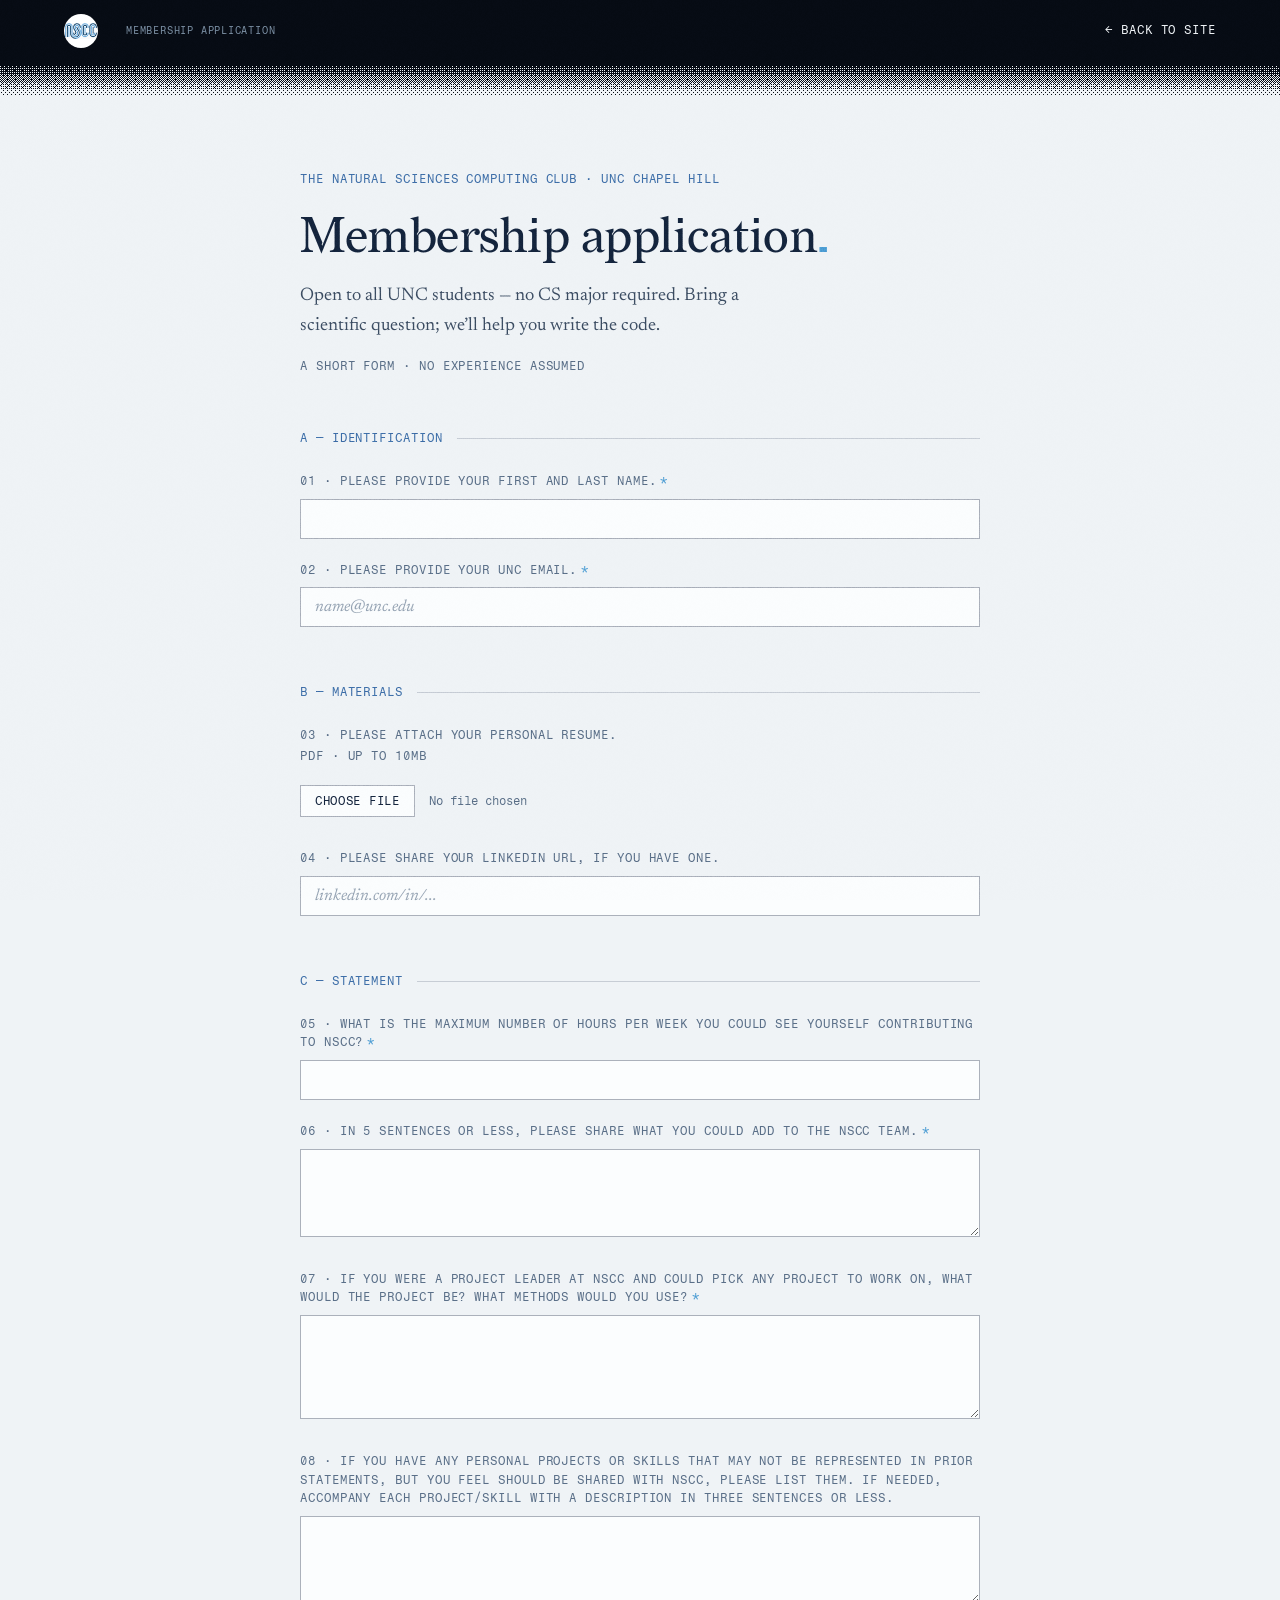
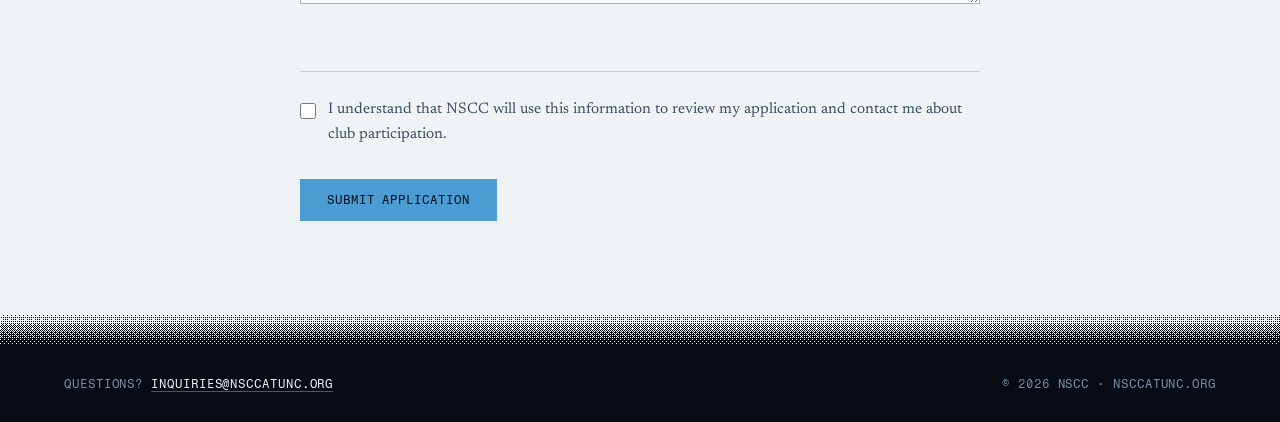
<file: apply/index.html>
<!DOCTYPE html>
<html lang="en">
<head>
    <meta charset="UTF-8">
    <meta name="viewport" content="width=device-width, initial-scale=1.0">
    <title>Apply — NSCC</title>
    <meta name="description" content="Apply to join the Natural Sciences Computing Club at UNC. Open to all UNC students — no CS major required.">
    <link rel="icon" type="image/png" href="../assets/favicon-logo-black.png?v=20260704-2" data-light-icon="../assets/favicon-logo-black.png?v=20260704-2" data-dark-icon="../assets/favicon-logo-white.png?v=20260704-2">
    <script src="../favicon.js"></script>
    <meta name="theme-color" content="#060B14">

    <link rel="preconnect" href="https://fonts.googleapis.com">
    <link rel="preconnect" href="https://fonts.gstatic.com" crossorigin>
    <link rel="preload" href="../assets/fonts/Redaction-Regular.woff2" as="font" type="font/woff2" crossorigin>
    <link href="https://fonts.googleapis.com/css2?family=Newsreader:ital,opsz,wght@0,6..72,400..600;1,6..72,400..600&family=Fragment+Mono:ital@0;1&display=swap" rel="stylesheet">

    <link rel="stylesheet" href="./apply.css">
</head>
<body>

    <div class="grain" aria-hidden="true"></div>

    <!-- ============ INK BAND ============ -->
    <header class="apply-masthead">
        <a href="../" class="brand" aria-label="NSCC home">
            <img src="../assets/nscc-logo-white-circle.png" alt="NSCC logo" class="brand-mark" width="34" height="34">
        </a>
        <p class="masthead-meta mono" aria-hidden="true">
            <span>MEMBERSHIP APPLICATION</span>
        </p>
        <a href="../#join" class="back-link mono">&larr;&nbsp;Back to site</a>
    </header>

    <!-- ============ PAPER SHEET ============ -->
    <main class="sheet">
        <div class="sheet-inner">

            <header class="form-intro">
                <p class="eyebrow mono">The Natural Sciences Computing Club · UNC Chapel Hill</p>
                <h1 class="form-title">Membership application<span class="rx-50" aria-hidden="true">.</span></h1>
                <p class="form-lede">
                    Open to all UNC students — no CS major required. Bring a scientific
                    question; we&rsquo;ll help you write the code.
                </p>
                <p class="form-note mono">a short form · no experience assumed</p>
            </header>

            <form class="apply-form" id="applyForm" novalidate>
                <!-- honeypot: real applicants never see or fill this -->
                <div class="hp-wrap" aria-hidden="true">
                    <label for="website">Website</label>
                    <input type="text" name="website" id="website" tabindex="-1" autocomplete="off">
                </div>

                <fieldset class="form-block">
                    <legend class="mono">A — Identification</legend>

                    <div class="field">
                        <label class="mono" for="fullName">01 · Please provide your first and last name.<span class="req" aria-hidden="true">*</span></label>
                        <input type="text" id="fullName" name="fullName" autocomplete="name" required>
                    </div>

                    <div class="field">
                        <label class="mono" for="email">02 · Please provide your UNC email.<span class="req" aria-hidden="true">*</span></label>
                        <input type="email" id="email" name="email" autocomplete="email" placeholder="name@unc.edu" required>
                    </div>
                </fieldset>

                <fieldset class="form-block">
                    <legend class="mono">B — Materials</legend>

                    <div class="field">
                        <label class="mono" for="resume">03 · Please attach your personal resume.</label>
                        <p class="field-hint mono">PDF · up to 10MB</p>
                        <input type="file" id="resume" name="resume" accept="application/pdf,.pdf">
                    </div>

                    <div class="field">
                        <label class="mono" for="linkedin">04 · Please share your LinkedIn URL, if you have one.</label>
                        <input type="text" id="linkedin" name="linkedin" inputmode="url" autocomplete="url" placeholder="linkedin.com/in/...">
                    </div>
                </fieldset>

                <fieldset class="form-block">
                    <legend class="mono">C — Statement</legend>

                    <div class="field">
                        <label class="mono" for="hoursPerWeek">05 · What is the maximum number of hours per week you could see yourself contributing to NSCC?<span class="req" aria-hidden="true">*</span></label>
                        <input type="text" id="hoursPerWeek" name="hoursPerWeek" inputmode="numeric" required>
                    </div>

                    <div class="field">
                        <label class="mono" for="contribution">06 · In 5 sentences or less, please share what you could add to the NSCC team.<span class="req" aria-hidden="true">*</span></label>
                        <textarea id="contribution" name="contribution" rows="4" required></textarea>
                    </div>

                    <div class="field">
                        <label class="mono" for="projectIdea">07 · If you were a project leader at NSCC and could pick any project to work on, what would the project be? What methods would you use?<span class="req" aria-hidden="true">*</span></label>
                        <textarea id="projectIdea" name="projectIdea" rows="5" required></textarea>
                    </div>

                    <div class="field">
                        <label class="mono" for="otherProjects">08 · If you have any personal projects or skills that may not be represented in prior statements, but you feel should be shared with NSCC, please list them. If needed, accompany each project/skill with a description in three sentences or less.</label>
                        <textarea id="otherProjects" name="otherProjects" rows="4"></textarea>
                    </div>
                </fieldset>

                <label class="check-row">
                    <input type="checkbox" name="consent" value="yes" required>
                    <span>I understand that NSCC will use this information to review my
                    application and contact me about club participation.</span>
                </label>

                <div class="form-actions">
                    <button type="submit" id="submitButton" class="btn-submit mono">Submit application</button>
                    <p class="form-status mono" id="formStatus" role="status" aria-live="polite"></p>
                </div>
            </form>

        </div>
    </main>

    <!-- ============ INK FOOTER ============ -->
    <footer class="apply-footer">
        <p class="mono">Questions? <a href="mailto:inquiries@nsccatunc.org">inquiries@nsccatunc.org</a></p>
        <p class="mono">© <span id="footYear">2026</span> NSCC · nsccatunc.org</p>
    </footer>

    <script src="./apply-config.js?v=20260703-2"></script>
    <script src="./apply.js?v=20260704-3"></script>
</body>
</html>
</file>
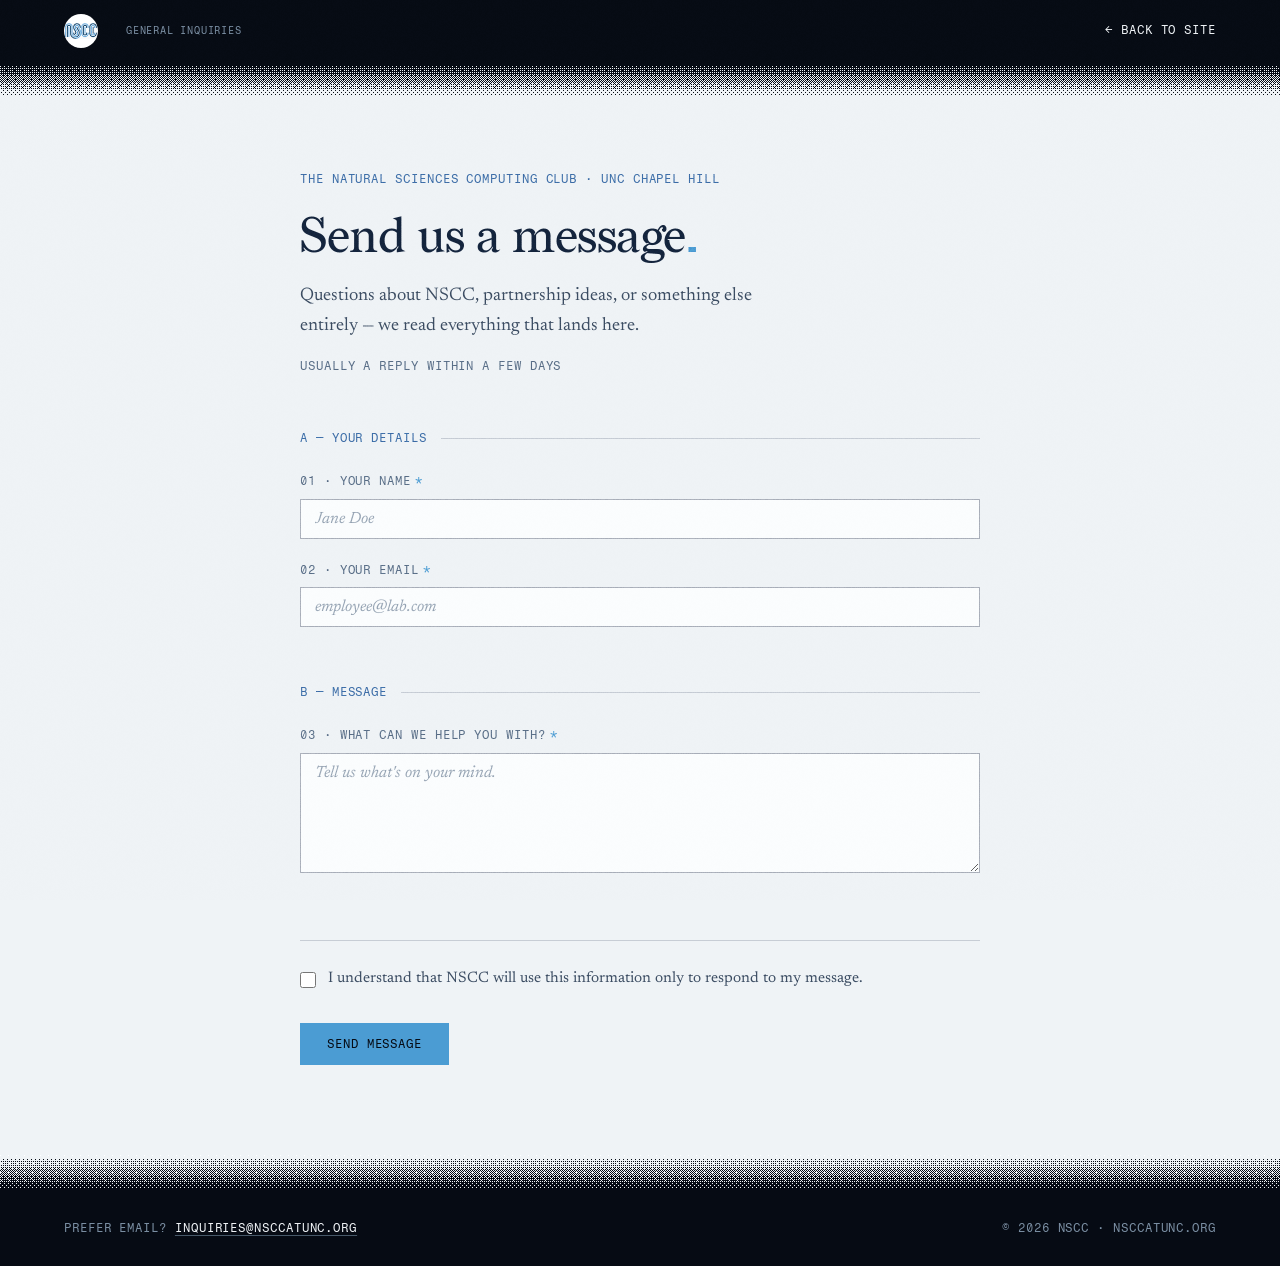
<file: contact/index.html>
<!DOCTYPE html>
<html lang="en">
<head>
    <meta charset="UTF-8">
    <meta name="viewport" content="width=device-width, initial-scale=1.0">
    <title>Contact — NSCC</title>
    <meta name="description" content="Get in touch with the Natural Sciences Computing Club at UNC — questions, partnership ideas, or anything else.">
    <link rel="icon" type="image/png" href="../assets/favicon-logo-black.png?v=20260704-2" data-light-icon="../assets/favicon-logo-black.png?v=20260704-2" data-dark-icon="../assets/favicon-logo-white.png?v=20260704-2">
    <script src="../favicon.js"></script>
    <meta name="theme-color" content="#060B14">

    <link rel="preconnect" href="https://fonts.googleapis.com">
    <link rel="preconnect" href="https://fonts.gstatic.com" crossorigin>
    <link rel="preload" href="../assets/fonts/Redaction-Regular.woff2" as="font" type="font/woff2" crossorigin>
    <link href="https://fonts.googleapis.com/css2?family=Newsreader:ital,opsz,wght@0,6..72,400..600;1,6..72,400..600&family=Fragment+Mono:ital@0;1&display=swap" rel="stylesheet">

    <!-- Shares the application form's stylesheet directly, so this page
         stays visually identical to it by construction, not by copy. -->
    <link rel="stylesheet" href="../apply/apply.css">
</head>
<body>

    <div class="grain" aria-hidden="true"></div>

    <!-- ============ INK BAND ============ -->
    <header class="apply-masthead">
        <a href="../" class="brand" aria-label="NSCC home">
            <img src="../assets/nscc-logo-white-circle.png" alt="NSCC logo" class="brand-mark" width="34" height="34">
        </a>
        <p class="masthead-meta mono" aria-hidden="true">
            <span>GENERAL INQUIRIES</span>
        </p>
        <a href="../#contact" class="back-link mono">&larr;&nbsp;Back to site</a>
    </header>

    <!-- ============ PAPER SHEET ============ -->
    <main class="sheet">
        <div class="sheet-inner">

            <header class="form-intro">
                <p class="eyebrow mono">The Natural Sciences Computing Club · UNC Chapel Hill</p>
                <h1 class="form-title">Send us a message<span class="rx-50" aria-hidden="true">.</span></h1>
                <p class="form-lede">
                    Questions about NSCC, partnership ideas, or something else
                    entirely — we read everything that lands here.
                </p>
                <p class="form-note mono">usually a reply within a few days</p>
            </header>

            <form class="apply-form" id="contactForm" novalidate>
                <!-- honeypot: real visitors never see or fill this -->
                <div class="hp-wrap" aria-hidden="true">
                    <label for="website">Website</label>
                    <input type="text" name="website" id="website" tabindex="-1" autocomplete="off">
                </div>

                <fieldset class="form-block">
                    <legend class="mono">A — Your details</legend>

                    <div class="field">
                        <label class="mono" for="name">01 · Your name<span class="req" aria-hidden="true">*</span></label>
                        <input type="text" id="name" name="name" autocomplete="name" placeholder="Jane Doe" required>
                    </div>

                    <div class="field">
                        <label class="mono" for="email">02 · Your email<span class="req" aria-hidden="true">*</span></label>
                        <input type="email" id="email" name="email" autocomplete="email" placeholder="employee@lab.com" required>
                    </div>
                </fieldset>

                <fieldset class="form-block">
                    <legend class="mono">B — Message</legend>

                    <div class="field">
                        <label class="mono" for="message">03 · What can we help you with?<span class="req" aria-hidden="true">*</span></label>
                        <textarea id="message" name="message" rows="6" placeholder="Tell us what's on your mind." required></textarea>
                    </div>
                </fieldset>

                <label class="check-row">
                    <input type="checkbox" name="consent" value="yes" required>
                    <span>I understand that NSCC will use this information only to
                    respond to my message.</span>
                </label>

                <div class="form-actions">
                    <button type="submit" id="submitButton" class="btn-submit mono">Send message</button>
                    <p class="form-status mono" id="formStatus" role="status" aria-live="polite"></p>
                </div>
            </form>

        </div>
    </main>

    <!-- ============ INK FOOTER ============ -->
    <footer class="apply-footer">
        <p class="mono">Prefer email? <a href="mailto:inquiries@nsccatunc.org">inquiries@nsccatunc.org</a></p>
        <p class="mono">© <span id="footYear">2026</span> NSCC · nsccatunc.org</p>
    </footer>

    <script src="./contact-config.js?v=20260704-1"></script>
    <script src="./contact.js?v=20260704-1"></script>
</body>
</html>
</file>
<file: apply/apply.css>
/* ==========================================================================
   NSCC — membership application
   A printed intake form: ink band, Bayer-dithered edge, paper sheet.
   Same type system as the main site: Redaction · Newsreader · Fragment Mono
   ========================================================================== */

@font-face {
    font-family: 'Redaction';
    src: url('../assets/fonts/Redaction-Regular.woff2') format('woff2');
    font-weight: 400; font-style: normal; font-display: swap;
}
@font-face {
    font-family: 'Redaction';
    src: url('../assets/fonts/Redaction-Italic.woff2') format('woff2');
    font-weight: 400; font-style: italic; font-display: swap;
}
@font-face {
    font-family: 'Redaction 50';
    src: url('../assets/fonts/Redaction_50-Regular.woff2') format('woff2');
    font-weight: 400; font-style: normal; font-display: swap;
}

:root {
    --ink:      #060B14;
    --ink-2:    #0A1322;
    --navy:     #13294B;
    --carolina: #4B9CD3;
    --sky:      #A9CDE8;
    --paper:    #EFF3F6;
    --paper-2:  #E4EAF0;
    --ink-on-paper: #14243D;
    --slate:    #7B8FA3;
    --slate-on-paper: #5a6f88;
    --rule-on-paper: rgba(20, 36, 61, 0.18);
    --field-edge: rgba(20, 36, 61, 0.35);
    --hairline: rgba(169, 205, 232, 0.16);
    --error: #9C3B2F;

    --display: 'Redaction', 'Times New Roman', serif;
    --body: 'Newsreader', Georgia, serif;
    --mono: 'Fragment Mono', 'Courier New', monospace;

    --gutter: clamp(20px, 5vw, 72px);
}

* { margin: 0; padding: 0; box-sizing: border-box; }

body {
    font-family: var(--body);
    background: var(--paper);
    color: var(--ink-on-paper);
    line-height: 1.62;
    font-size: 18px;
    -webkit-font-smoothing: antialiased;
}

::selection { background: var(--carolina); color: var(--ink); }

.mono {
    font-family: var(--mono);
    font-size: 0.72rem;
    letter-spacing: 0.08em;
    text-transform: uppercase;
}

:focus-visible {
    outline: 2px solid var(--carolina);
    outline-offset: 3px;
}

.grain {
    position: fixed;
    inset: 0;
    z-index: 4;
    pointer-events: none;
    background-image: url('../assets/grain.png');
    background-size: 160px 160px;
    opacity: 0.05;
    mix-blend-mode: overlay;
}

.rx-50 { font-family: 'Redaction 50', var(--display); color: var(--carolina); }

/* ==================== ink band ==================== */

.apply-masthead {
    background: var(--ink);
    color: var(--paper);
    display: flex;
    align-items: center;
    gap: 28px;
    /* extra bottom padding hosts the Bayer edge drawn by .sheet::before */
    padding: 14px var(--gutter) calc(14px + 36px);
}

.brand { display: flex; align-items: center; }
.brand-mark { display: block; border-radius: 50%; }

.masthead-meta {
    display: flex;
    gap: 10px;
    color: var(--slate);
    font-size: 0.62rem;
    white-space: nowrap;
}

.meta-divider { color: var(--carolina); }

.back-link {
    margin-left: auto;
    color: var(--paper);
    text-decoration: none;
    padding: 4px 0;
    border-bottom: 1px solid transparent;
    transition: color .2s ease, border-color .2s ease;
}

.back-link:hover { color: var(--carolina); border-bottom-color: var(--carolina); }

/* ==================== paper sheet ==================== */

.sheet {
    position: relative;
    padding: clamp(48px, 8vh, 96px) var(--gutter) clamp(72px, 10vh, 128px);
}

/* Bayer-dithered transitions in and out of the sheet — the same edge
   tiles the People section uses on the main page */
.sheet::before,
.sheet::after {
    content: '';
    position: absolute;
    left: 0; right: 0;
    height: 36px;
    background-repeat: repeat-x;
    background-size: 8px 36px;
    pointer-events: none;
}

.sheet::before { top: -36px; background-image: url('../assets/edge-to-paper.png'); }
.sheet::after { bottom: -36px; background-image: url('../assets/edge-to-ink.png'); }

.sheet-inner { max-width: 680px; margin: 0 auto; }

.form-intro { margin-bottom: clamp(44px, 6vh, 64px); }

.eyebrow { color: #3d6ea8; margin-bottom: 22px; }

.form-title {
    font-family: var(--display);
    font-size: clamp(2.1rem, 5vw, 3.1rem);
    font-weight: 400;
    line-height: 1.06;
    letter-spacing: -0.01em;
    margin-bottom: 18px;
}

.form-lede {
    font-size: 1.15rem;
    max-width: 46ch;
    color: #3c4d63;
    margin-bottom: 16px;
}

.form-note { color: var(--slate-on-paper); }

/* ==================== form ==================== */

.hp-wrap {
    position: absolute;
    left: -9999px;
    top: auto;
    width: 1px; height: 1px;
    overflow: hidden;
}

.form-block {
    border: 0;
    border-top: 1px solid var(--rule-on-paper);
    padding: 24px 0 8px;
    margin-bottom: 26px;
}

/* Native legend rendering seats the label in the top rule itself,
   like a printed section header interrupting the line */
.form-block legend {
    color: #3d6ea8;
    padding-right: 14px;
}

.field { margin-bottom: 22px; }

.field-pair {
    display: grid;
    grid-template-columns: 1fr 1fr;
    gap: 18px;
}

.field label {
    display: block;
    color: var(--slate-on-paper);
    margin-bottom: 8px;
}

.req { color: var(--carolina); margin-left: 4px; }

input[type="text"],
input[type="email"],
input[type="url"],
select,
textarea {
    width: 100%;
    font-family: var(--body);
    font-size: 1.02rem;
    color: var(--ink-on-paper);
    background: #FBFDFE;
    border: 1px solid var(--field-edge);
    border-radius: 0;
    padding: 11px 14px;
    transition: border-color .2s ease, box-shadow .2s ease;
}

textarea { resize: vertical; min-height: 76px; }

input::placeholder,
textarea::placeholder { color: rgba(90, 111, 136, 0.62); font-style: italic; }

input:focus,
select:focus,
textarea:focus {
    outline: none;
    border-color: var(--carolina);
    box-shadow: 0 0 0 3px rgba(75, 156, 211, 0.2);
}

/* File input: no box of its own — just the native chooser, restyled
   to the same mono/hairline language as the rest of the form. */
.field-hint { color: var(--slate-on-paper); margin: -6px 0 10px; }

input[type="file"] {
    display: block;
    width: 100%;
    font-family: var(--mono);
    font-size: 0.78rem;
    color: var(--slate-on-paper);
    padding: 10px 0;
}

input[type="file"]::file-selector-button {
    font-family: var(--mono);
    font-size: 0.72rem;
    letter-spacing: 0.06em;
    text-transform: uppercase;
    color: var(--ink-on-paper);
    background: #FBFDFE;
    border: 1px solid var(--field-edge);
    border-radius: 0;
    padding: 8px 14px;
    margin-right: 14px;
    cursor: pointer;
    transition: border-color .2s ease;
}

input[type="file"]::file-selector-button:hover { border-color: var(--carolina); }

input[type="file"]:focus-visible::file-selector-button {
    outline: 2px solid var(--carolina);
    outline-offset: 2px;
}

.select-wrap { position: relative; }

.select-wrap::after {
    content: '▾';
    position: absolute;
    right: 14px;
    top: 50%;
    transform: translateY(-50%);
    color: #3d6ea8;
    pointer-events: none;
    font-size: 0.8rem;
}

select {
    appearance: none;
    -webkit-appearance: none;
    padding-right: 36px;
    cursor: pointer;
}

.check-row {
    display: flex;
    gap: 12px;
    align-items: flex-start;
    border-top: 1px solid var(--rule-on-paper);
    padding-top: 26px;
    margin-bottom: 32px;
    font-size: 0.95rem;
    color: #3c4d63;
    cursor: pointer;
}

.check-row input {
    width: 16px; height: 16px;
    margin-top: 5px;
    flex: none;
    accent-color: var(--carolina);
    cursor: pointer;
}

/* ==================== submit ==================== */

.form-actions {
    display: flex;
    align-items: center;
    gap: 20px;
    flex-wrap: wrap;
}

/* Same button language as the main site: a sharp plate that
   dithers into Bayer tiles when touched. */
.btn-submit {
    background: var(--carolina);
    color: var(--ink);
    border: 1px solid var(--carolina);
    padding: 13px 26px;
    cursor: pointer;
    transition: background-color .25s ease;
}

.btn-submit:hover { background: url('../assets/bayer-78.png') var(--sky); }

.btn-submit:disabled {
    background: var(--paper-2);
    border-color: var(--field-edge);
    color: var(--slate-on-paper);
    cursor: wait;
}

/* apply.js rewrites this element's class list on each status change,
   so the mono voice must live on the selector, not a .mono class */
.form-status {
    font-family: var(--mono);
    font-size: 0.75rem;
    letter-spacing: 0.04em;
    color: var(--slate-on-paper);
    min-height: 1.2em;
}
.form-status.success { color: #3d6ea8; }
.form-status.error { color: var(--error); }

/* ==================== ink footer ==================== */

.apply-footer {
    background: var(--ink);
    color: var(--slate);
    display: flex;
    justify-content: space-between;
    gap: 16px;
    flex-wrap: wrap;
    /* extra top padding hosts the Bayer edge drawn by .sheet::after */
    padding: calc(28px + 36px) var(--gutter) 28px;
}

.apply-footer a { color: var(--paper); text-decoration-color: rgba(169,205,232,.4); text-underline-offset: 3px; }
.apply-footer a:hover { color: var(--carolina); }

/* ==================== responsive ==================== */

@media (max-width: 760px) {
    .masthead-meta { display: none; }
    .field-pair { grid-template-columns: 1fr; gap: 0; }
    .apply-footer { flex-direction: column; }
}

@media (prefers-reduced-motion: reduce) {
    *, *::before, *::after {
        animation-duration: 0.01ms !important;
        transition-duration: 0.01ms !important;
    }
}
</file>
